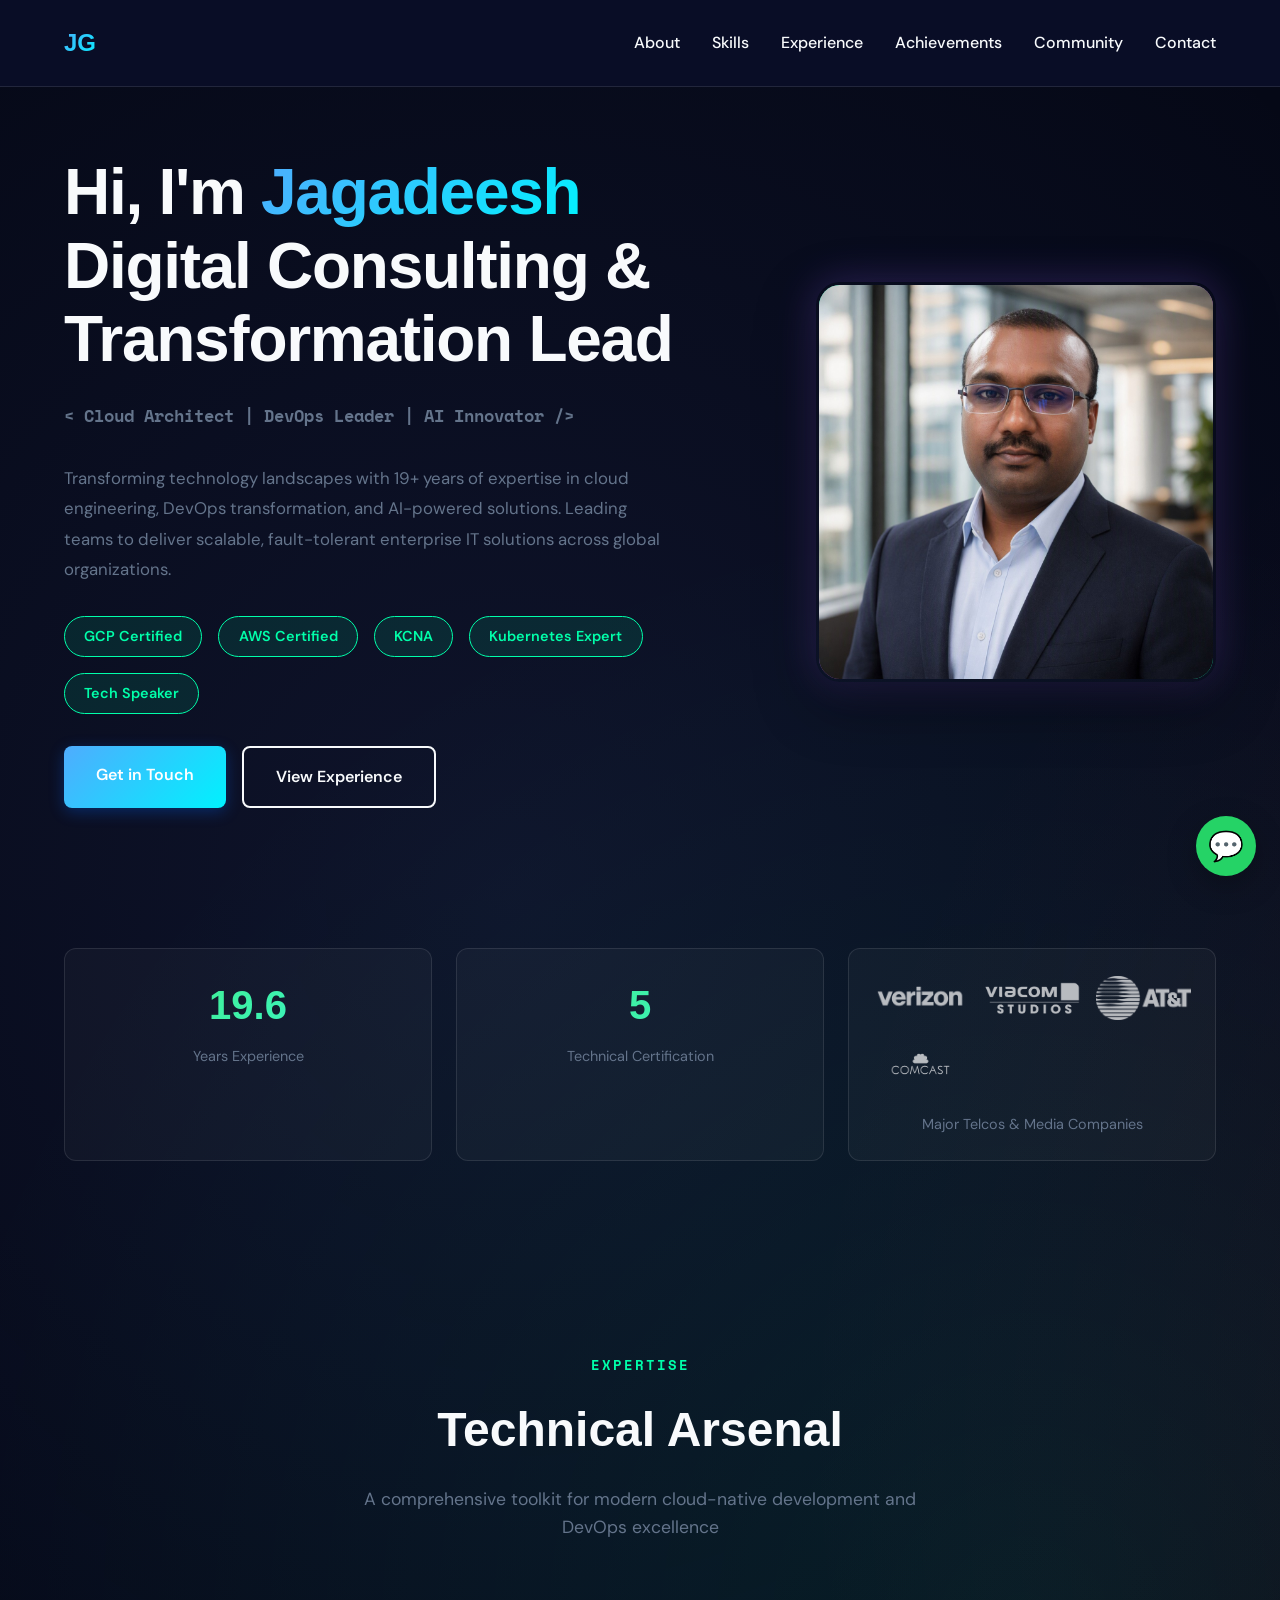
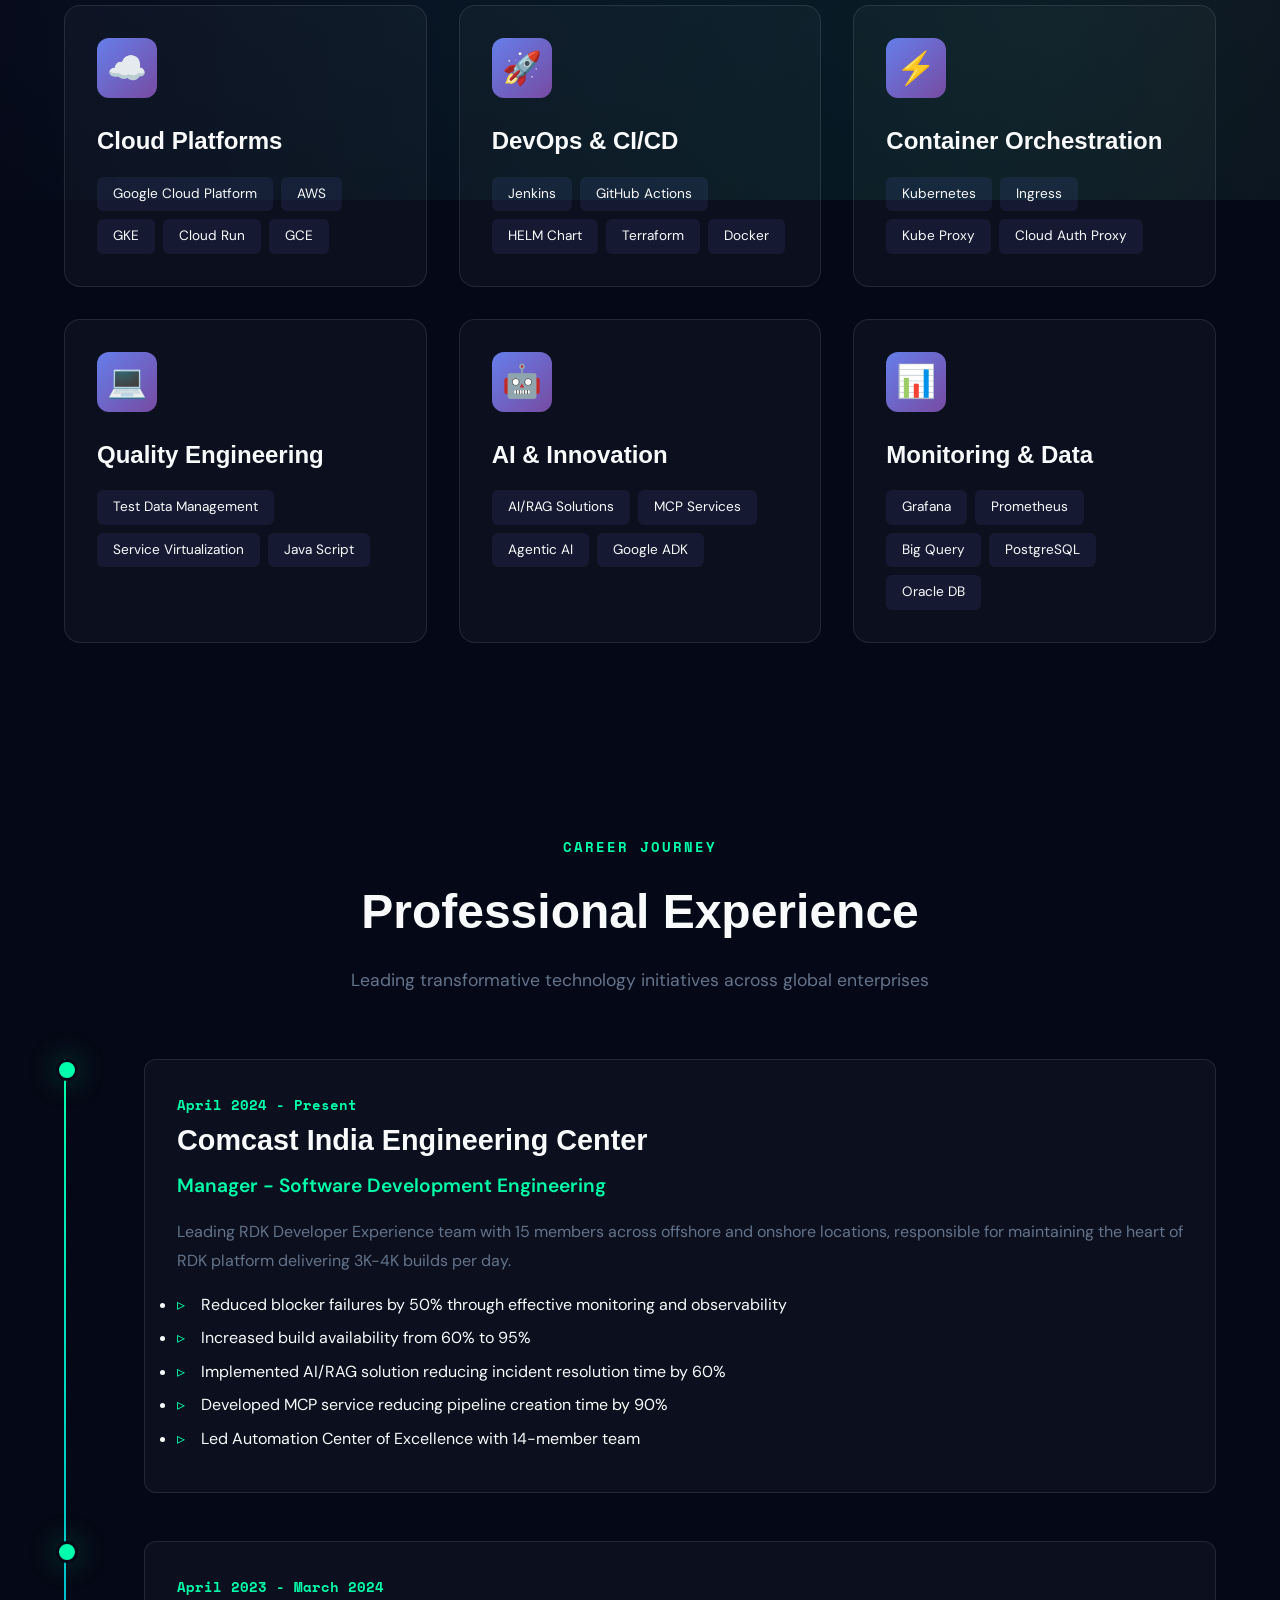
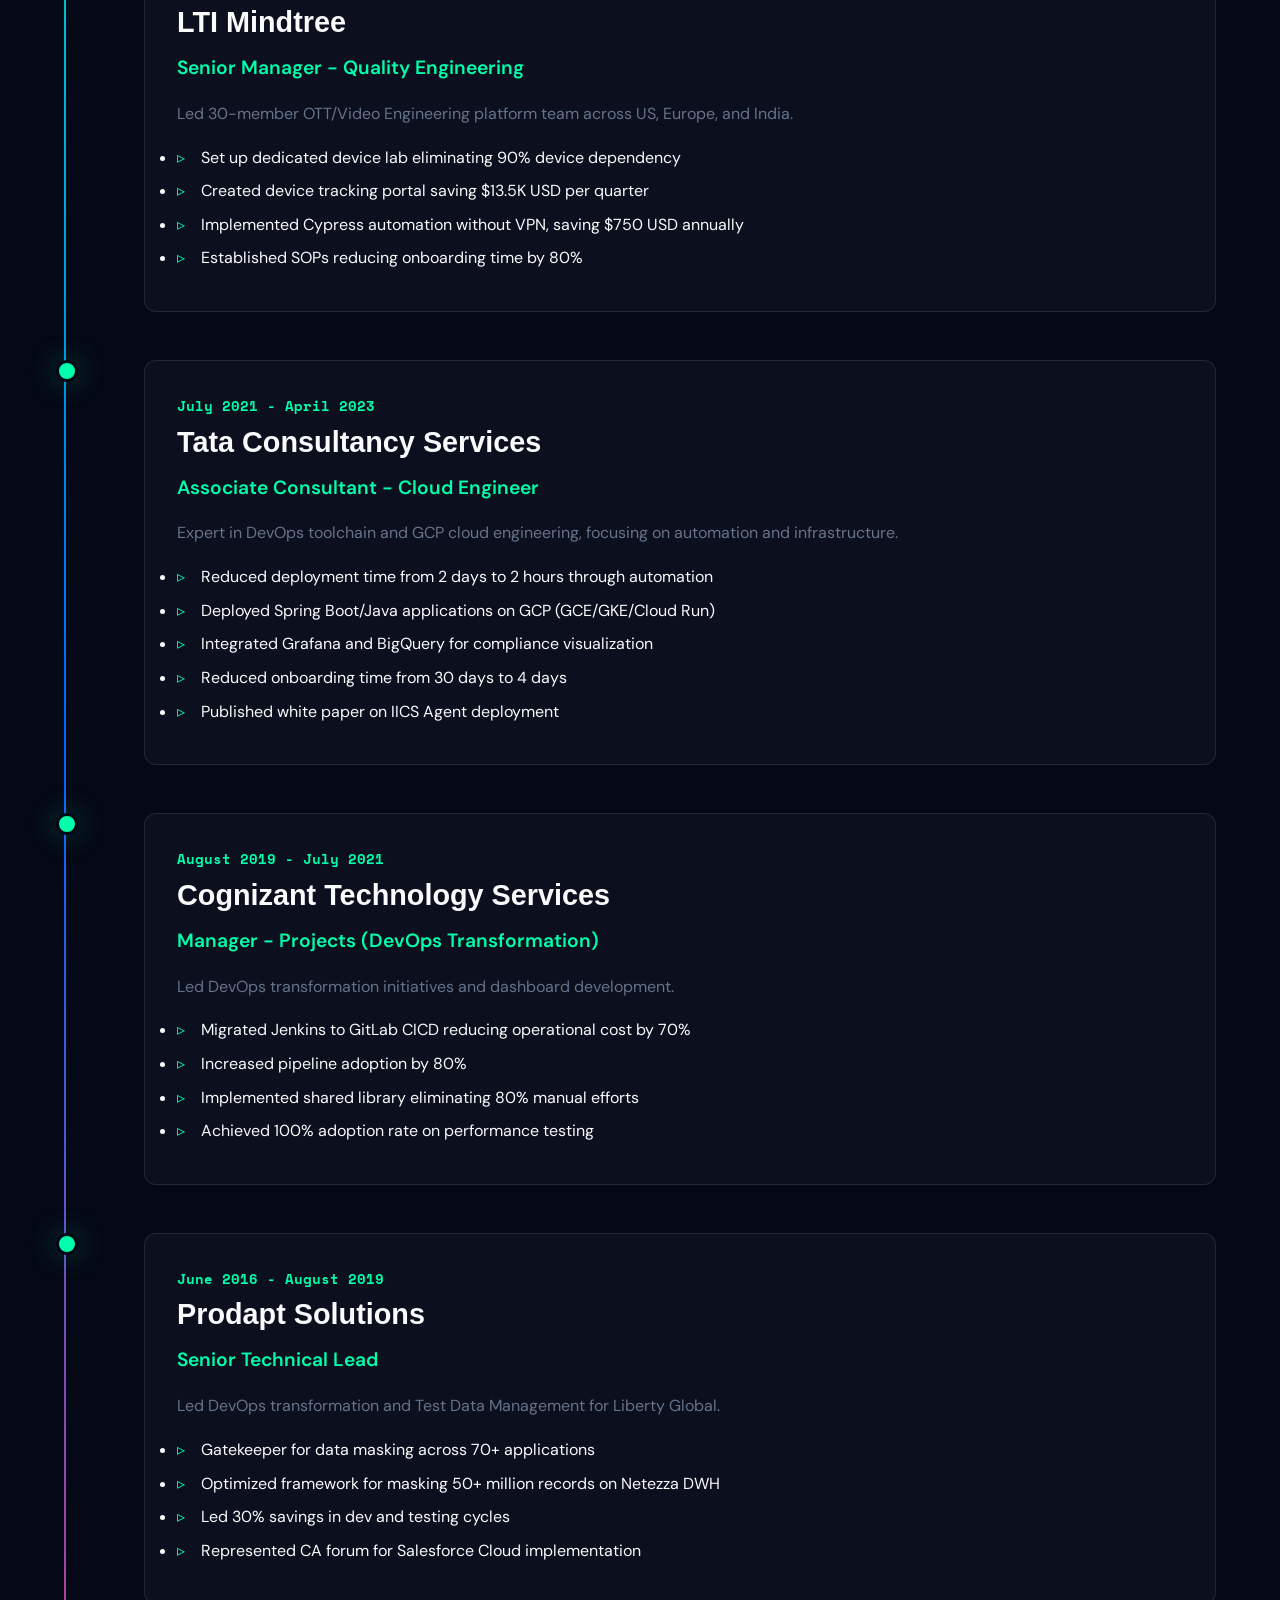
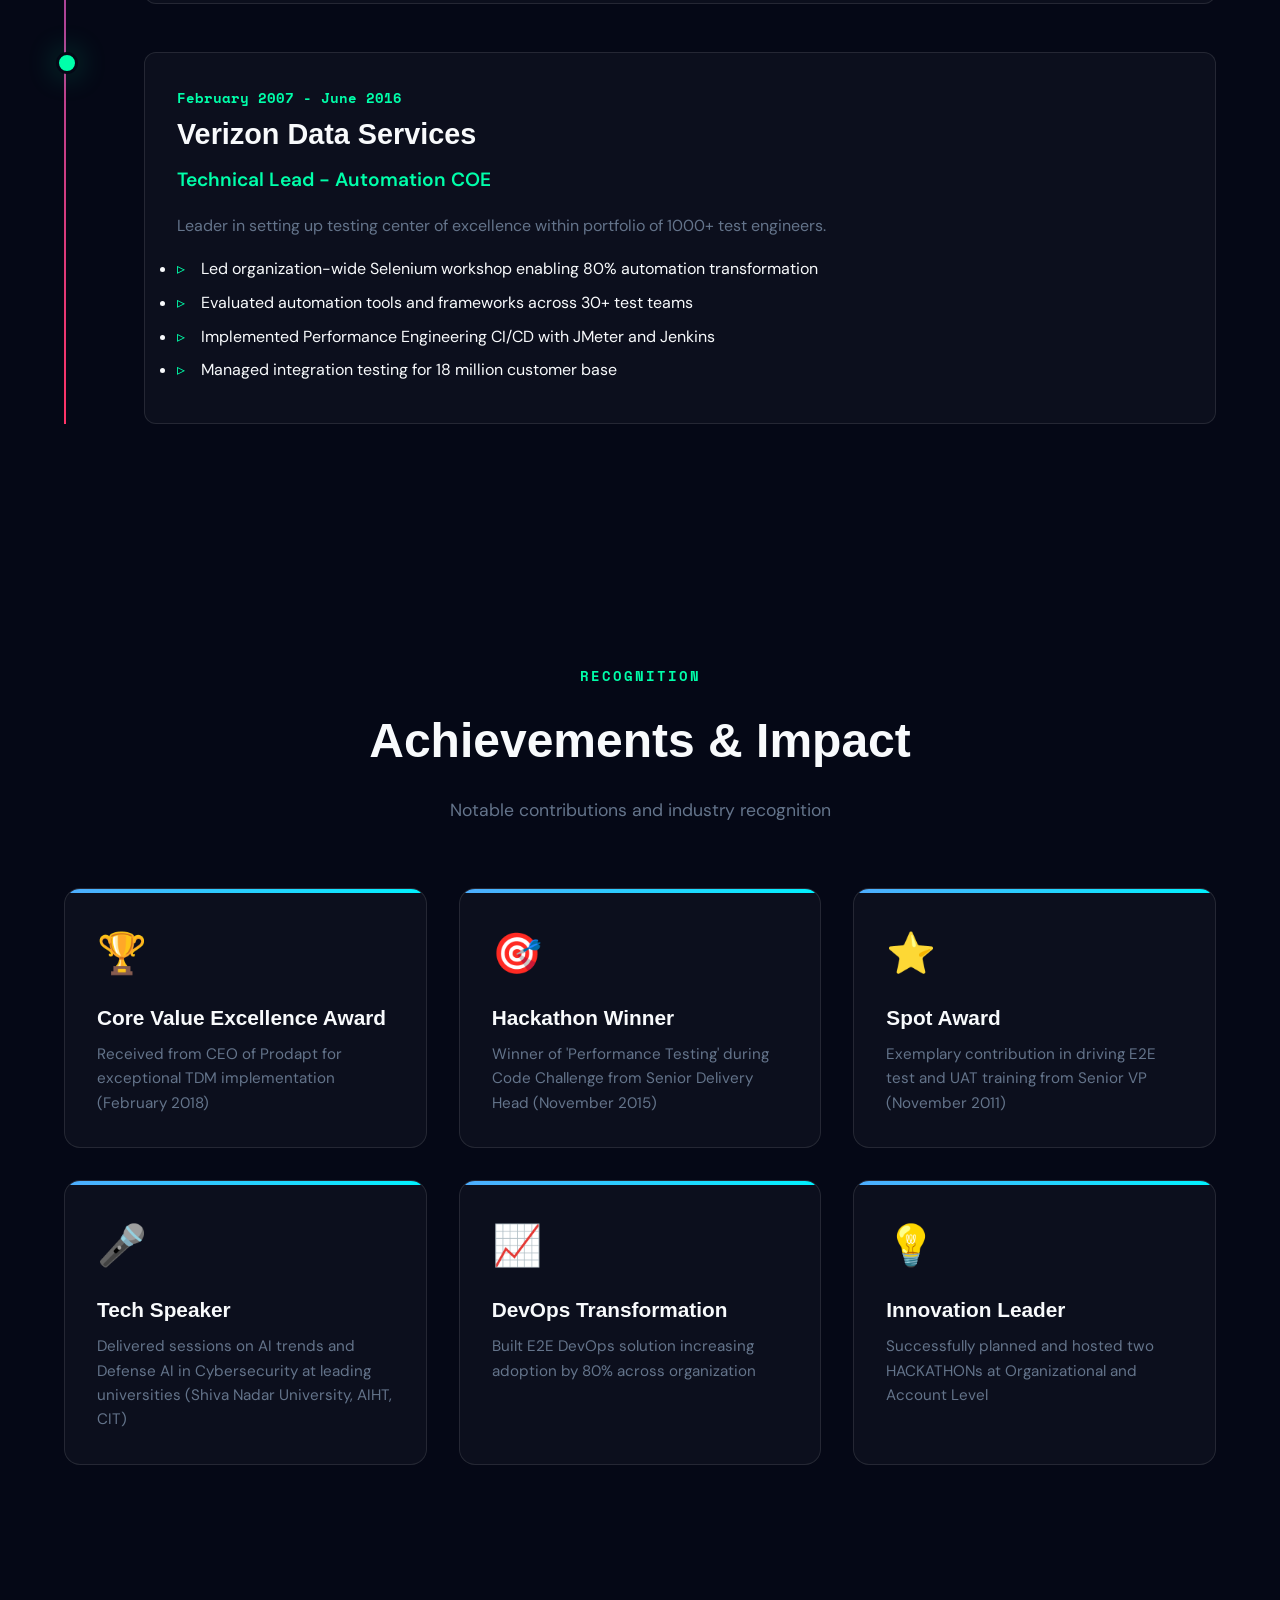
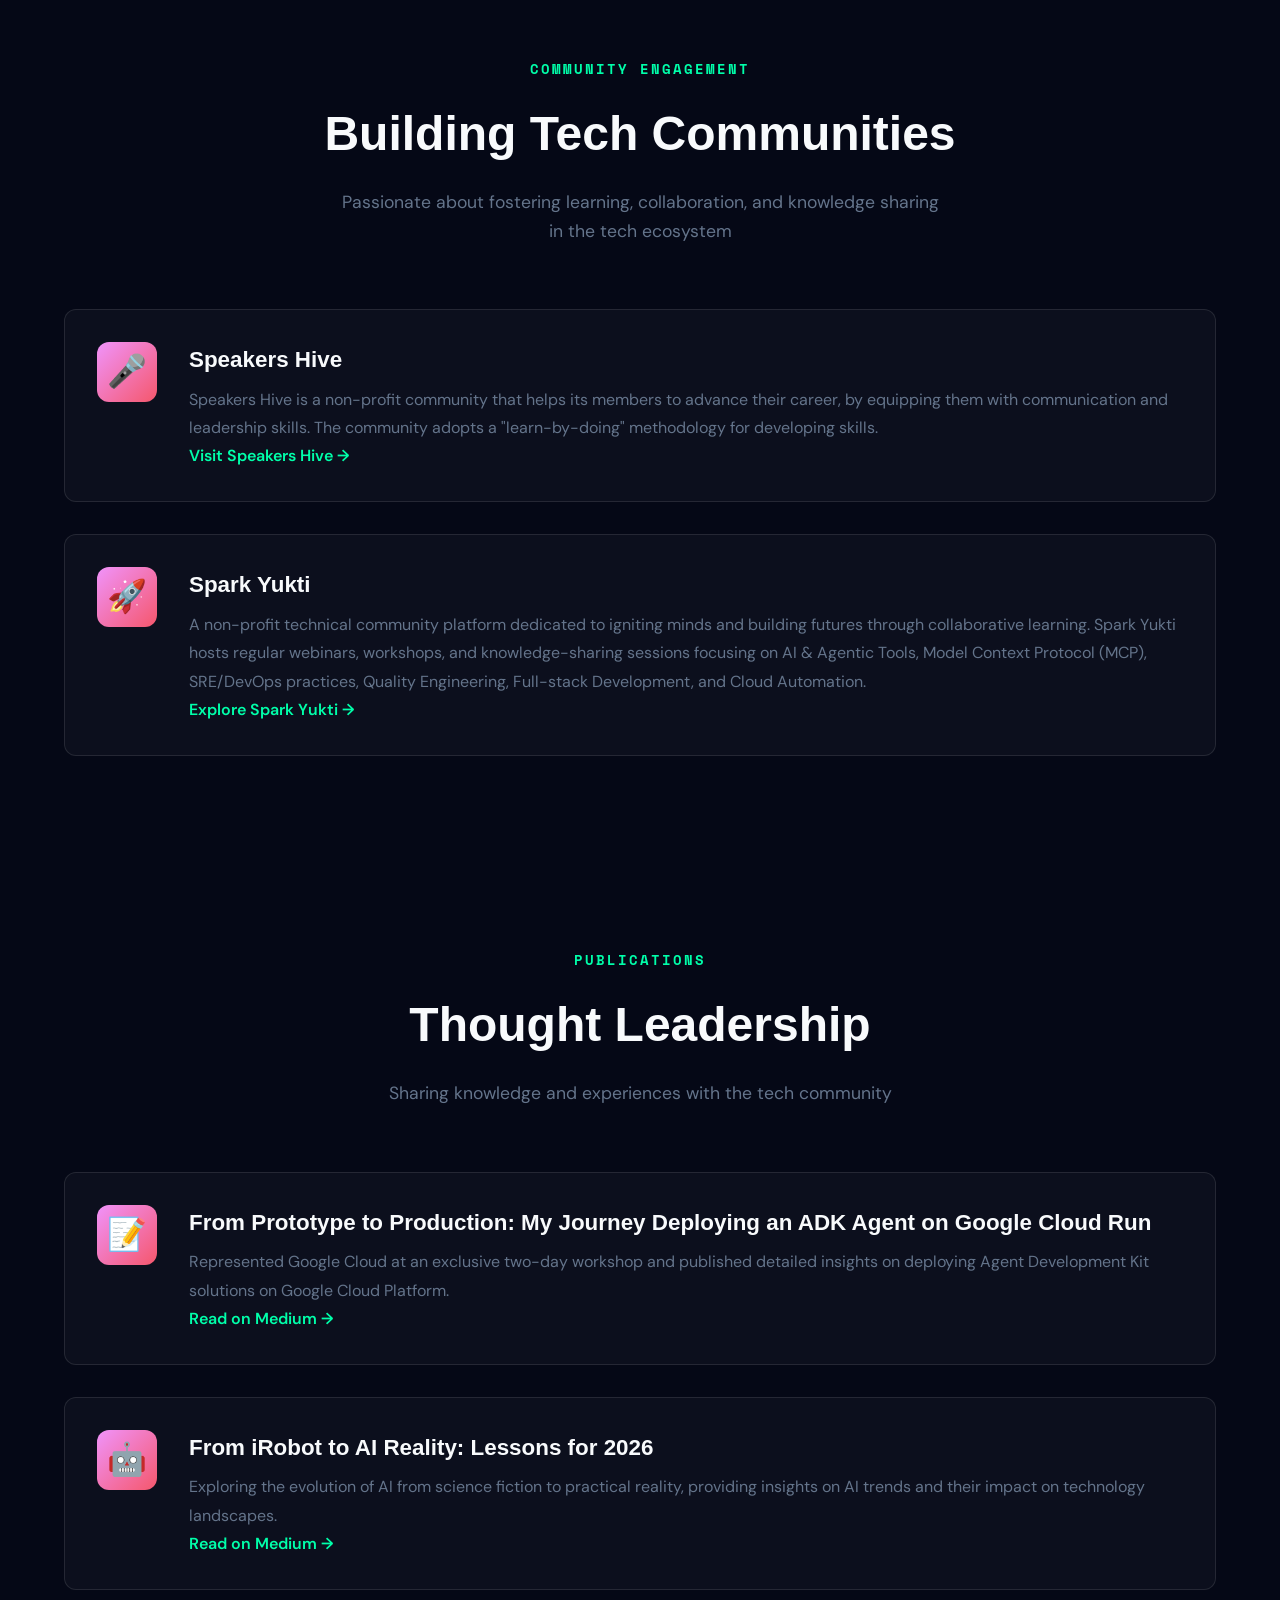
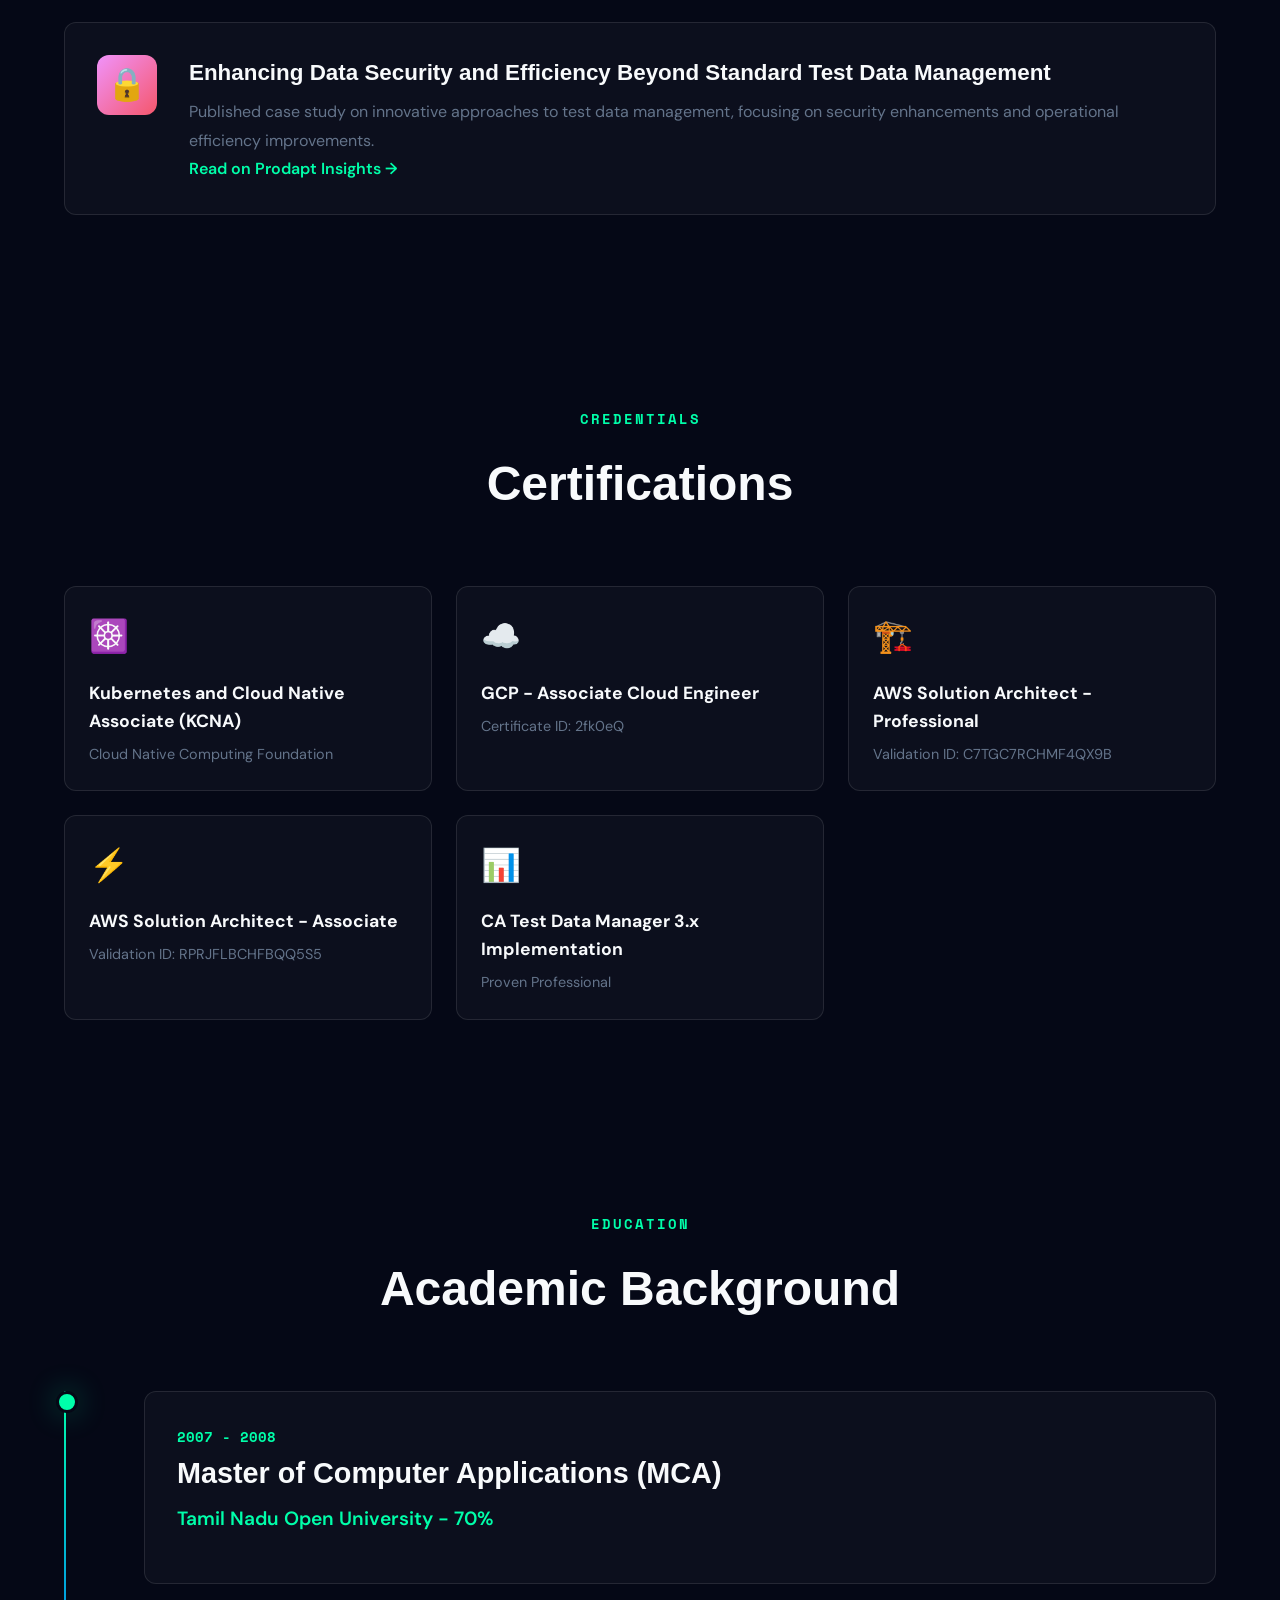
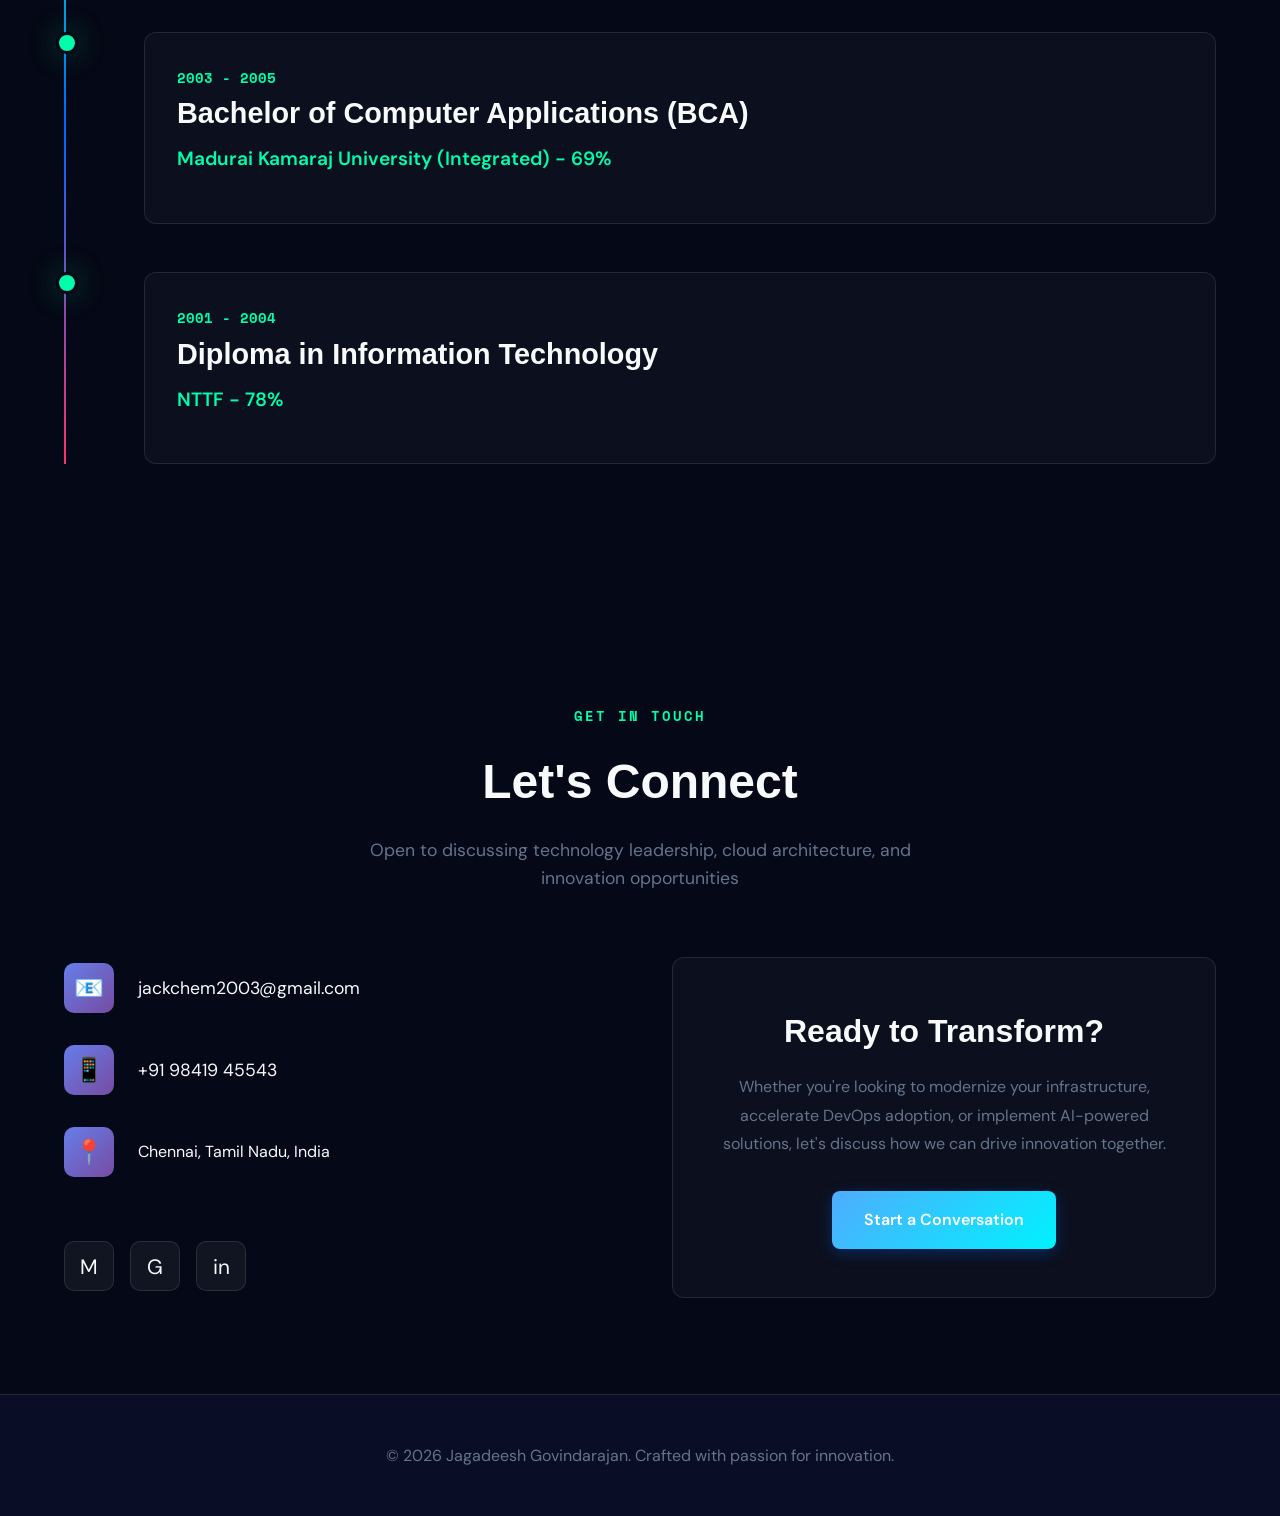
<file: index.html>
<!DOCTYPE html>
<html lang="en">
<head>
    <meta charset="UTF-8">
    <meta name="viewport" content="width=device-width, initial-scale=1.0">
    <meta name="description" content="Jagadeesh Govindarajan - Engineering Manager specializing in Cloud Engineering, DevOps, Test Data Management, and AI Innovation">
    <meta name="keywords" content="Digital Consulting & Transformation Lead, Cloud Engineering, DevOps, GCP, AWS, Kubernetes, AI, Test Data Management">
    <meta name="author" content="Jagadeesh Govindarajan">
    <title>Jagadeesh Govindarajan | Engineering Manager & Cloud Architect</title>
    
    <!-- Fonts -->
    <link rel="preconnect" href="https://fonts.googleapis.com">
    <link rel="preconnect" href="https://fonts.gstatic.com" crossorigin>
    <link href="https://fonts.googleapis.com/css2?family=Clash+Display:wght@400;500;600;700&family=Space+Mono:wght@400;700&family=DM+Sans:wght@400;500;700&display=swap" rel="stylesheet">
    
    <!-- Stylesheet -->
    <link rel="stylesheet" href="css/styles.css">
</head>
<body>
    <!-- Background Animation -->
    <div class="bg-animation"></div>
    
    <!-- Navigation -->
    <nav>
        <div class="container">
            <div class="logo">JG</div>
            <ul>
                <li><a href="#about">About</a></li>
                <li><a href="#skills">Skills</a></li>
                <li><a href="#experience">Experience</a></li>
                <li><a href="#achievements">Achievements</a></li>
                <li><a href="#community">Community</a></li>
                <li><a href="#contact">Contact</a></li>
            </ul>
        </div>
    </nav>
    
    <!-- Hero Section -->
    <section class="hero" id="about">
        <div class="container">
            <div class="hero-content">
                <h1>
                    Hi, I'm <span class="gradient-text">Jagadeesh</span><br>
                    Digital Consulting & Transformation Lead
                </h1>
                <p class="tagline">&lt; Cloud Architect | DevOps Leader | AI Innovator /&gt;</p>
                <p>
                    Transforming technology landscapes with 19+ years of expertise in cloud engineering, 
                    DevOps transformation, and AI-powered solutions. Leading teams to deliver scalable, 
                    fault-tolerant enterprise IT solutions across global organizations.
                </p>
                
                <div class="badges">
                    <span class="badge">GCP Certified</span>
                    <span class="badge">AWS Certified</span>
                    <span class="badge">KCNA</span>
                    <span class="badge">Kubernetes Expert</span>
                    <span class="badge">Tech Speaker</span>
                </div>
                
                <div class="cta-buttons">
                    <a href="#contact" class="btn btn-primary">Get in Touch</a>
                    <a href="#experience" class="btn btn-secondary">View Experience</a>
                </div>
            </div>
            
            <div class="portrait-frame">
                <img src="images/jagadeesh-portrait.jpg" 
                     alt="Jagadeesh Govindarajan - Digital Consulting & Transformation Lead" 
                     onerror="this.src='https://via.placeholder.com/400x400/0A0E27/00FFAA?text=JG'">
            </div>
        </div>
    </section>
    
    <!-- Stats Section -->
    <section class="stats-section">
        <div class="container">
            <div class="stats-grid">
                <div class="stat-card clickable">
                    <div class="stat-number">19.6</div>
                    <div class="stat-label">Years Experience</div>
                </div>
                <div class="stat-card">
                    <div class="stat-number">5</div>
                    <div class="stat-label">Technical Certification</div>
                </div>
                <div class="stat-card telco-logos-card">
                    <div class="telco-logos-grid">
                        <img src="images/verizon-logo.png" alt="Verizon" class="telco-logo">
                        <!-- <img src="images/liberty-global-logo.png" alt="Liberty Global" class="telco-logo"> -->
                        <img src="images/viacom-logo.png" alt="Viacom" class="telco-logo">
                        <img src="images/att-logo.png" alt="AT&T" class="telco-logo">
                        <img src="images/comcast-logo.png" alt="Comcast" class="telco-logo">
                    </div>
                    <div class="telco-logos-label">Major Telcos & Media Companies</div>
                </div>
            </div>
        </div>
    </section>
    
    <!-- Skills Section -->
    <section id="skills">
        <div class="container">
            <div class="section-header fade-in">
                <div class="section-tag">Expertise</div>
                <h2 class="section-title">Technical Arsenal</h2>
                <p class="section-subtitle">
                    A comprehensive toolkit for modern cloud-native development and DevOps excellence
                </p>
            </div>
            
            <div class="skills-grid">
                <div class="skill-category fade-in">
                    <div class="skill-icon">☁️</div>
                    <h3>Cloud Platforms</h3>
                    <div class="skill-tags">
                        <span class="skill-tag">Google Cloud Platform</span>
                        <span class="skill-tag">AWS</span>
                        <span class="skill-tag">GKE</span>
                        <span class="skill-tag">Cloud Run</span>
                        <span class="skill-tag">GCE</span>
                    </div>
                </div>
                
                <div class="skill-category fade-in">
                    <div class="skill-icon">🚀</div>
                    <h3>DevOps & CI/CD</h3>
                    <div class="skill-tags">
                        <span class="skill-tag">Jenkins</span>
                        <span class="skill-tag">GitHub Actions</span>
                        <span class="skill-tag">HELM Chart</span>
                        <span class="skill-tag">Terraform</span>
                        <span class="skill-tag">Docker</span>
                    </div>
                </div>
                
                <div class="skill-category fade-in">
                    <div class="skill-icon">⚡</div>
                    <h3>Container Orchestration</h3>
                    <div class="skill-tags">
                        <span class="skill-tag">Kubernetes</span>
                        <span class="skill-tag">Ingress</span>
                        <span class="skill-tag">Kube Proxy</span>
                        <span class="skill-tag">Cloud Auth Proxy</span>
                    </div>
                </div>
                
                <div class="skill-category fade-in">
                    <div class="skill-icon">💻</div>
                    <h3>Quality Engineering</h3>
                    <div class="skill-tags">
                        <span class="skill-tag">Test Data Management</span>
                        <span class="skill-tag">Service Virtualization</span>
                        <span class="skill-tag">Java Script</span>
                    </div>
                </div>
                
                <div class="skill-category fade-in">
                    <div class="skill-icon">🤖</div>
                    <h3>AI & Innovation</h3>
                    <div class="skill-tags">
                        <span class="skill-tag">AI/RAG Solutions</span>
                        <span class="skill-tag">MCP Services</span>
                        <span class="skill-tag">Agentic AI</span>
                        <span class="skill-tag">Google ADK</span>
                    </div>
                </div>
                
                <div class="skill-category fade-in">
                    <div class="skill-icon">📊</div>
                    <h3>Monitoring & Data</h3>
                    <div class="skill-tags">
                        <span class="skill-tag">Grafana</span>
                        <span class="skill-tag">Prometheus</span>
                        <span class="skill-tag">Big Query</span>
                        <span class="skill-tag">PostgreSQL</span>
                        <span class="skill-tag">Oracle DB</span>
                    </div>
                </div>
            </div>
        </div>
    </section>
    
    <!-- Experience Section -->
    <section id="experience">
        <div class="container">
            <div class="section-header fade-in">
                <div class="section-tag">Career Journey</div>
                <h2 class="section-title">Professional Experience</h2>
                <p class="section-subtitle">
                    Leading transformative technology initiatives across global enterprises
                </p>
            </div>
            
            <div class="timeline">
                <article class="timeline-item fade-in">
                    <div class="timeline-content">
                        <time class="timeline-date">April 2024 - Present</time>
                        <h3 class="timeline-company">Comcast India Engineering Center</h3>
                        <div class="timeline-role">Manager - Software Development Engineering</div>
                        <p class="timeline-description">
                            Leading RDK Developer Experience team with 15 members across offshore and onshore locations, 
                            responsible for maintaining the heart of RDK platform delivering 3K-4K builds per day.
                        </p>
                        <ul class="timeline-highlights">
                            <li>Reduced blocker failures by 50% through effective monitoring and observability</li>
                            <li>Increased build availability from 60% to 95%</li>
                            <li>Implemented AI/RAG solution reducing incident resolution time by 60%</li>
                            <li>Developed MCP service reducing pipeline creation time by 90%</li>
                            <li>Led Automation Center of Excellence with 14-member team</li>
                        </ul>
                    </div>
                </article>
                
                <article class="timeline-item fade-in">
                    <div class="timeline-content">
                        <time class="timeline-date">April 2023 - March 2024</time>
                        <h3 class="timeline-company">LTI Mindtree</h3>
                        <div class="timeline-role">Senior Manager - Quality Engineering</div>
                        <p class="timeline-description">
                            Led 30-member OTT/Video Engineering platform team across US, Europe, and India.
                        </p>
                        <ul class="timeline-highlights">
                            <li>Set up dedicated device lab eliminating 90% device dependency</li>
                            <li>Created device tracking portal saving $13.5K USD per quarter</li>
                            <li>Implemented Cypress automation without VPN, saving $750 USD annually</li>
                            <li>Established SOPs reducing onboarding time by 80%</li>
                        </ul>
                    </div>
                </article>
                
                <article class="timeline-item fade-in">
                    <div class="timeline-content">
                        <time class="timeline-date">July 2021 - April 2023</time>
                        <h3 class="timeline-company">Tata Consultancy Services</h3>
                        <div class="timeline-role">Associate Consultant - Cloud Engineer</div>
                        <p class="timeline-description">
                            Expert in DevOps toolchain and GCP cloud engineering, focusing on automation and infrastructure.
                        </p>
                        <ul class="timeline-highlights">
                            <li>Reduced deployment time from 2 days to 2 hours through automation</li>
                            <li>Deployed Spring Boot/Java applications on GCP (GCE/GKE/Cloud Run)</li>
                            <li>Integrated Grafana and BigQuery for compliance visualization</li>
                            <li>Reduced onboarding time from 30 days to 4 days</li>
                            <li>Published white paper on IICS Agent deployment</li>
                        </ul>
                    </div>
                </article>
                
                <article class="timeline-item fade-in">
                    <div class="timeline-content">
                        <time class="timeline-date">August 2019 - July 2021</time>
                        <h3 class="timeline-company">Cognizant Technology Services</h3>
                        <div class="timeline-role">Manager - Projects (DevOps Transformation)</div>
                        <p class="timeline-description">
                            Led DevOps transformation initiatives and dashboard development.
                        </p>
                        <ul class="timeline-highlights">
                            <li>Migrated Jenkins to GitLab CICD reducing operational cost by 70%</li>
                            <li>Increased pipeline adoption by 80%</li>
                            <li>Implemented shared library eliminating 80% manual efforts</li>
                            <li>Achieved 100% adoption rate on performance testing</li>
                        </ul>
                    </div>
                </article>
                
                <article class="timeline-item fade-in">
                    <div class="timeline-content">
                        <time class="timeline-date">June 2016 - August 2019</time>
                        <h3 class="timeline-company">Prodapt Solutions</h3>
                        <div class="timeline-role">Senior Technical Lead</div>
                        <p class="timeline-description">
                            Led DevOps transformation and Test Data Management for Liberty Global.
                        </p>
                        <ul class="timeline-highlights">
                            <li>Gatekeeper for data masking across 70+ applications</li>
                            <li>Optimized framework for masking 50+ million records on Netezza DWH</li>
                            <li>Led 30% savings in dev and testing cycles</li>
                            <li>Represented CA forum for Salesforce Cloud implementation</li>
                        </ul>
                    </div>
                </article>
                
                <article class="timeline-item fade-in">
                    <div class="timeline-content">
                        <time class="timeline-date">February 2007 - June 2016</time>
                        <h3 class="timeline-company">Verizon Data Services</h3>
                        <div class="timeline-role">Technical Lead - Automation COE</div>
                        <p class="timeline-description">
                            Leader in setting up testing center of excellence within portfolio of 1000+ test engineers.
                        </p>
                        <ul class="timeline-highlights">
                            <li>Led organization-wide Selenium workshop enabling 80% automation transformation</li>
                            <li>Evaluated automation tools and frameworks across 30+ test teams</li>
                            <li>Implemented Performance Engineering CI/CD with JMeter and Jenkins</li>
                            <li>Managed integration testing for 18 million customer base</li>
                        </ul>
                    </div>
                </article>
            </div>
        </div>
    </section>
    
    <!-- Achievements Section -->
    <section id="achievements">
        <div class="container">
            <div class="section-header fade-in">
                <div class="section-tag">Recognition</div>
                <h2 class="section-title">Achievements & Impact</h2>
                <p class="section-subtitle">
                    Notable contributions and industry recognition
                </p>
            </div>
            
            <div class="achievements-grid">
                <article class="achievement-card fade-in">
                    <div class="achievement-icon" aria-hidden="true">🏆</div>
                    <h3>Core Value Excellence Award</h3>
                    <p>Received from CEO of Prodapt for exceptional TDM implementation (February 2018)</p>
                </article>
                
                <article class="achievement-card fade-in">
                    <div class="achievement-icon" aria-hidden="true">🎯</div>
                    <h3>Hackathon Winner</h3>
                    <p>Winner of 'Performance Testing' during Code Challenge from Senior Delivery Head (November 2015)</p>
                </article>
                
                <article class="achievement-card fade-in">
                    <div class="achievement-icon" aria-hidden="true">⭐</div>
                    <h3>Spot Award</h3>
                    <p>Exemplary contribution in driving E2E test and UAT training from Senior VP (November 2011)</p>
                </article>
                
                <article class="achievement-card fade-in">
                    <div class="achievement-icon" aria-hidden="true">🎤</div>
                    <h3>Tech Speaker</h3>
                    <p>Delivered sessions on AI trends and Defense AI in Cybersecurity at leading universities (Shiva Nadar University, AIHT, CIT)</p>
                </article>
                
                <article class="achievement-card fade-in">
                    <div class="achievement-icon" aria-hidden="true">📈</div>
                    <h3>DevOps Transformation</h3>
                    <p>Built E2E DevOps solution increasing adoption by 80% across organization</p>
                </article>
                
                <article class="achievement-card fade-in">
                    <div class="achievement-icon" aria-hidden="true">💡</div>
                    <h3>Innovation Leader</h3>
                    <p>Successfully planned and hosted two HACKATHONs at Organizational and Account Level</p>
                </article>
            </div>
        </div>
    </section>
    
    <!-- Community Section -->
    <section id="community">
        <div class="container">
            <div class="section-header fade-in">
                <div class="section-tag">Community Engagement</div>
                <h2 class="section-title">Building Tech Communities</h2>
                <p class="section-subtitle">
                    Passionate about fostering learning, collaboration, and knowledge sharing in the tech ecosystem
                </p>
            </div>
            
            <div class="publications-list">
                <article class="publication-card fade-in">
                    <div class="publication-icon" aria-hidden="true">🎤</div>
                    <div class="publication-content">
                        <h3>Speakers Hive</h3>
                        <p>
                            Speakers Hive is a non-profit community that helps its members to advance their career, by equipping them with communication and leadership skills. 
                            The community adopts a "learn-by-doing" methodology for developing skills. 
                        </p>
                        <a href="https://speakershive.org" target="_blank" rel="noopener noreferrer">Visit Speakers Hive →</a>
                    </div>
                </article>
                
                <article class="publication-card fade-in">
                    <div class="publication-icon" aria-hidden="true">🚀</div>
                    <div class="publication-content">
                        <h3>Spark Yukti</h3>
                        <p>
                            A non-profit technical community platform dedicated to igniting minds and building futures through 
                            collaborative learning. Spark Yukti hosts regular webinars, workshops, and knowledge-sharing sessions 
                            focusing on AI & Agentic Tools, Model Context Protocol (MCP), SRE/DevOps practices, Quality Engineering, 
                            Full-stack Development, and Cloud Automation.
                        </p>
                        <a href="https://sparkyukti.github.io" target="_blank" rel="noopener noreferrer">Explore Spark Yukti →</a>
                    </div>
                </article>
            </div>
        </div>
    </section>
    
    <!-- Publications Section -->
    <section>
        <div class="container">
            <div class="section-header fade-in">
                <div class="section-tag">Publications</div>
                <h2 class="section-title">Thought Leadership</h2>
                <p class="section-subtitle">
                    Sharing knowledge and experiences with the tech community
                </p>
            </div>
            
            <div class="publications-list">
                <article class="publication-card fade-in">
                    <div class="publication-icon" aria-hidden="true">📝</div>
                    <div class="publication-content">
                        <h3>From Prototype to Production: My Journey Deploying an ADK Agent on Google Cloud Run</h3>
                        <p>
                            Represented Google Cloud at an exclusive two-day workshop and published detailed insights 
                            on deploying Agent Development Kit solutions on Google Cloud Platform.
                        </p>
                        <a href="https://medium.com/@jackchem2003/from-prototype-to-production-my-journey-deploying-an-adk-agent-on-google-cloud-run-8a0ac0bc1468" target="_blank" rel="noopener noreferrer">Read on Medium →</a>
                    </div>
                </article>
                
                <article class="publication-card fade-in">
                    <div class="publication-icon" aria-hidden="true">🤖</div>
                    <div class="publication-content">
                        <h3>From iRobot to AI Reality: Lessons for 2026</h3>
                        <p>
                            Exploring the evolution of AI from science fiction to practical reality, 
                            providing insights on AI trends and their impact on technology landscapes.
                        </p>
                        <a href="https://medium.com/@jackchem2003/from-irobot-to-ai-reality-lessons-for-2026-d08a9a1b7ca0" target="_blank" rel="noopener noreferrer">Read on Medium →</a>
                    </div>
                </article>
                
                <article class="publication-card fade-in">
                    <div class="publication-icon" aria-hidden="true">🔒</div>
                    <div class="publication-content">
                        <h3>Enhancing Data Security and Efficiency Beyond Standard Test Data Management</h3>
                        <p>
                            Published case study on innovative approaches to test data management, 
                            focusing on security enhancements and operational efficiency improvements.
                        </p>
                        <a href="https://www.prodapt.com/test-data-management-tdm/" target="_blank" rel="noopener noreferrer">Read on Prodapt Insights →</a>
                    </div>
                </article>
            </div>
        </div>
    </section>
    
    <!-- Certifications Section -->
    <section>
        <div class="container">
            <div class="section-header fade-in">
                <div class="section-tag">Credentials</div>
                <h2 class="section-title">Certifications</h2>
            </div>
            
            <div class="cert-grid">
                <article class="cert-card fade-in">
                    <div class="cert-badge" aria-hidden="true">☸️</div>
                    <h4>Kubernetes and Cloud Native Associate (KCNA)</h4>
                    <p>Cloud Native Computing Foundation</p>
                </article>
                
                <article class="cert-card fade-in">
                    <div class="cert-badge" aria-hidden="true">☁️</div>
                    <h4>GCP - Associate Cloud Engineer</h4>
                    <p>Certificate ID: 2fk0eQ</p>
                </article>
                
                <article class="cert-card fade-in">
                    <div class="cert-badge" aria-hidden="true">🏗️</div>
                    <h4>AWS Solution Architect - Professional</h4>
                    <p>Validation ID: C7TGC7RCHMF4QX9B</p>
                </article>
                
                <article class="cert-card fade-in">
                    <div class="cert-badge" aria-hidden="true">⚡</div>
                    <h4>AWS Solution Architect - Associate</h4>
                    <p>Validation ID: RPRJFLBCHFBQQ5S5</p>
                </article>
                
                <article class="cert-card fade-in">
                    <div class="cert-badge" aria-hidden="true">📊</div>
                    <h4>CA Test Data Manager 3.x Implementation</h4>
                    <p>Proven Professional</p>
                </article>
            </div>
        </div>
    </section>
    
    <!-- Education Section -->
    <section>
        <div class="container">
            <div class="section-header fade-in">
                <div class="section-tag">Education</div>
                <h2 class="section-title">Academic Background</h2>
            </div>
            
            <div class="timeline">
                <article class="timeline-item fade-in">
                    <div class="timeline-content">
                        <time class="timeline-date">2007 - 2008</time>
                        <h3 class="timeline-company">Master of Computer Applications (MCA)</h3>
                        <div class="timeline-role">Tamil Nadu Open University - 70%</div>
                    </div>
                </article>
                
                <article class="timeline-item fade-in">
                    <div class="timeline-content">
                        <time class="timeline-date">2003 - 2005</time>
                        <h3 class="timeline-company">Bachelor of Computer Applications (BCA)</h3>
                        <div class="timeline-role">Madurai Kamaraj University (Integrated) - 69%</div>
                    </div>
                </article>
                
                <article class="timeline-item fade-in">
                    <div class="timeline-content">
                        <time class="timeline-date">2001 - 2004</time>
                        <h3 class="timeline-company">Diploma in Information Technology</h3>
                        <div class="timeline-role">NTTF - 78%</div>
                    </div>
                </article>
            </div>
        </div>
    </section>
    
    <!-- Contact Section -->
    <section id="contact">
        <div class="container">
            <div class="section-header fade-in">
                <div class="section-tag">Get in Touch</div>
                <h2 class="section-title">Let's Connect</h2>
                <p class="section-subtitle">
                    Open to discussing technology leadership, cloud architecture, and innovation opportunities
                </p>
            </div>
            
            <div class="contact-grid">
                <div class="contact-info fade-in">
                    <div class="contact-item">
                        <div class="contact-icon" aria-hidden="true">📧</div>
                        <div>
                            <a href="mailto:jackchem2003@gmail.com">jackchem2003@gmail.com</a>
                        </div>
                    </div>
                    
                    <div class="contact-item">
                        <div class="contact-icon" aria-hidden="true">📱</div>
                        <div>
                            <a href="tel:+919841945543">+91 98419 45543</a>
                        </div>
                    </div>
                    
                    <div class="contact-item">
                        <div class="contact-icon" aria-hidden="true">📍</div>
                        <div>
                            <p>Chennai, Tamil Nadu, India</p>
                        </div>
                    </div>
                    
                    <div class="social-links">
                        <a href="https://medium.com/@jackchem2003" target="_blank" rel="noopener noreferrer" class="social-link" title="Medium" aria-label="Visit my Medium profile">M</a>
                        <a href="https://github.com/jackchem2003" target="_blank" rel="noopener noreferrer" class="social-link" title="GitHub" aria-label="Visit my GitHub profile">G</a>
                        <a href="https://www.linkedin.com/in/jagadeesh-govindarajan" target="_blank" rel="noopener noreferrer" class="social-link" title="LinkedIn" aria-label="Visit my LinkedIn profile">in</a>
                    </div>
                </div>
                
                <div class="fade-in">
                    <div class="stat-card contact-cta">
                        <h3>Ready to Transform?</h3>
                        <p>
                            Whether you're looking to modernize your infrastructure, accelerate DevOps adoption, 
                            or implement AI-powered solutions, let's discuss how we can drive innovation together.
                        </p>
                        <a href="mailto:jackchem2003@gmail.com" class="btn btn-primary">Start a Conversation</a>
                    </div>
                </div>
            </div>
        </div>
    </section>
    
    <!-- WhatsApp Float Button -->
    <a href="https://wa.me/919841945543?text=Hello%20Jagadeesh%2C%20I%20would%20like%20to%20connect." 
       target="_blank" 
       rel="noopener noreferrer" 
       class="whatsapp-float" 
       title="Chat on WhatsApp"
       aria-label="Chat with me on WhatsApp">💬</a>

    <!-- Footer -->
    <footer>
        <div class="container">
            <p>&copy; 2026 Jagadeesh Govindarajan. Crafted with passion for innovation.</p>
        </div>
    </footer>
    
    <!-- JavaScript -->
    <script src="js/main.js"></script>
</body>
</html>
</file>
<file: css/styles.css>
/* ===========================================
   CSS CUSTOM PROPERTIES (Variables)
   =========================================== */
:root {
    --primary: #0066FF;
    --secondary: #FF3366;
    --accent: #00FFAA;
    --dark: #0A0E27;
    --darker: #050816;
    --light: #F8FAFC;
    --gray: #64748B;
    --gradient-1: linear-gradient(135deg, #667eea 0%, #764ba2 100%);
    --gradient-2: linear-gradient(135deg, #f093fb 0%, #f5576c 100%);
    --gradient-3: linear-gradient(135deg, #4facfe 0%, #00f2fe 100%);
    --gradient-4: linear-gradient(135deg, #43e97b 0%, #38f9d7 100%);
    --glow: 0 0 30px rgba(0, 255, 170, 0.3);
    --transition: all 0.3s ease;
    --border-radius-sm: 8px;
    --border-radius-md: 12px;
    --border-radius-lg: 16px;
    --border-radius-xl: 24px;
}

/* ===========================================
   BASE STYLES
   =========================================== */
* {
    margin: 0;
    padding: 0;
    box-sizing: border-box;
}

html {
    scroll-behavior: smooth;
}

body {
    font-family: 'DM Sans', sans-serif;
    background: var(--darker);
    color: var(--light);
    overflow-x: hidden;
    line-height: 1.6;
}

/* ===========================================
   BACKGROUND ANIMATION
   =========================================== */
.bg-animation {
    position: fixed;
    inset: 0;
    z-index: -1;
    background: var(--darker);
}

.bg-animation::before {
    content: '';
    position: absolute;
    width: 200%;
    height: 200%;
    background: radial-gradient(circle at 20% 50%, rgba(102, 126, 234, 0.1) 0%, transparent 50%),
                radial-gradient(circle at 80% 80%, rgba(255, 51, 102, 0.1) 0%, transparent 50%),
                radial-gradient(circle at 40% 90%, rgba(0, 255, 170, 0.08) 0%, transparent 50%);
    animation: bgMove 20s ease-in-out infinite;
}

@keyframes bgMove {
    0%, 100% { transform: translate(0, 0); }
    50% { transform: translate(-50px, -50px); }
}

/* ===========================================
   NAVIGATION
   =========================================== */
nav {
    position: fixed;
    top: 0;
    width: 100%;
    padding: 1.5rem 5%;
    background: rgba(10, 14, 39, 0.95);
    backdrop-filter: blur(10px);
    z-index: 1000;
    border-bottom: 1px solid rgba(255, 255, 255, 0.1);
}

nav .container {
    max-width: 1400px;
    margin: 0 auto;
    display: flex;
    justify-content: space-between;
    align-items: center;
}

.logo {
    font-family: 'Clash Display', sans-serif;
    font-size: 1.5rem;
    font-weight: 700;
    background: var(--gradient-3);
    -webkit-background-clip: text;
    -webkit-text-fill-color: transparent;
    background-clip: text;
}

nav ul {
    display: flex;
    gap: 2rem;
    list-style: none;
}

nav a {
    color: var(--light);
    text-decoration: none;
    font-weight: 500;
    transition: color 0.3s;
    position: relative;
}

nav a::after {
    content: '';
    position: absolute;
    bottom: -5px;
    left: 0;
    width: 0;
    height: 2px;
    background: var(--accent);
    transition: width 0.3s;
}

nav a:hover::after {
    width: 100%;
}

/* ===========================================
   CONTAINER & LAYOUT
   =========================================== */
.container {
    max-width: 1400px;
    margin: 0 auto;
}

section {
    padding: 6rem 5%;
    position: relative;
}

.section-header {
    text-align: center;
    margin-bottom: 4rem;
}

.section-tag {
    font-family: 'Space Mono', monospace;
    color: var(--accent);
    font-size: 0.9rem;
    font-weight: 700;
    text-transform: uppercase;
    letter-spacing: 2px;
    margin-bottom: 1rem;
}

.section-title {
    font-family: 'Clash Display', sans-serif;
    font-size: 3rem;
    font-weight: 700;
    margin-bottom: 1rem;
}

.section-subtitle {
    color: var(--gray);
    font-size: 1.1rem;
    max-width: 600px;
    margin: 0 auto;
}

/* ===========================================
   HERO SECTION
   =========================================== */
.hero {
    min-height: 100vh;
    display: flex;
    align-items: center;
    padding: 8rem 5% 4rem;
}

.hero .container {
    display: grid;
    grid-template-columns: 1fr 400px;
    gap: 5rem;
    align-items: center;
}

.hero-content {
    display: flex;
    flex-direction: column;
    justify-content: center;
}

.hero-content h1 {
    font-family: 'Clash Display', sans-serif;
    font-size: 4rem;
    font-weight: 700;
    line-height: 1.15;
    margin-bottom: 1.5rem;
    animation: slideUp 0.8s ease-out;
    letter-spacing: -0.02em;
}

.gradient-text {
    background: var(--gradient-3);
    -webkit-background-clip: text;
    -webkit-text-fill-color: transparent;
    background-clip: text;
    display: inline-block;
}

.tagline {
    font-size: 1.2rem;
    color: var(--accent);
    font-weight: 600;
    margin-bottom: 2rem;
    font-family: 'Space Mono', monospace;
    animation: slideUp 0.8s ease-out 0.2s backwards;
    line-height: 1.6;
}

.hero-content p {
    font-size: 1.05rem;
    color: var(--gray);
    margin-bottom: 2rem;
    line-height: 1.8;
    animation: slideUp 0.8s ease-out 0.4s backwards;
    max-width: 90%;
}

/* ===========================================
   PORTRAIT FRAME
   =========================================== */
.portrait-frame {
    position: relative;
    width: 100%;
    max-width: 400px;
    aspect-ratio: 1;
    border-radius: var(--border-radius-xl);
    overflow: hidden;
    background: linear-gradient(135deg, rgba(255, 138, 0, 0.1), rgba(139, 92, 246, 0.1));
    border: 3px solid transparent;
    background-clip: padding-box;
    box-shadow: 0 20px 60px rgba(0, 0, 0, 0.4), 0 0 40px rgba(139, 92, 246, 0.3);
    animation: portraitGlow 3s ease-in-out infinite;
    align-self: center;
    justify-self: center;
}

.portrait-frame::before {
    content: '';
    position: absolute;
    inset: -3px;
    background: linear-gradient(135deg, var(--accent), var(--primary), var(--secondary), var(--accent));
    border-radius: var(--border-radius-xl);
    z-index: -1;
    animation: rotateBorder 8s linear infinite;
}

.portrait-frame img {
    width: 100%;
    height: 100%;
    object-fit: cover;
    display: block;
    transition: transform 0.5s ease;
}

.portrait-frame:hover img {
    transform: scale(1.05);
}

@keyframes portraitGlow {
    0%, 100% { 
        box-shadow: 0 20px 60px rgba(0, 0, 0, 0.4), 0 0 40px rgba(139, 92, 246, 0.3);
        transform: translateY(0);
    }
    50% { 
        box-shadow: 0 20px 60px rgba(0, 0, 0, 0.4), 0 0 60px rgba(255, 138, 0, 0.5);
        transform: translateY(-5px);
    }
}

@keyframes rotateBorder {
    from { transform: rotate(0deg); }
    to { transform: rotate(360deg); }
}

/* ===========================================
   BADGES & BUTTONS
   =========================================== */
.badges {
    display: flex;
    flex-wrap: wrap;
    gap: 1rem;
    margin-bottom: 2rem;
    animation: slideUp 0.8s ease-out 0.6s backwards;
}

.badge {
    padding: 0.5rem 1.2rem;
    background: rgba(0, 255, 170, 0.1);
    border: 1px solid var(--accent);
    border-radius: 50px;
    font-size: 0.9rem;
    font-weight: 600;
    color: var(--accent);
    transition: var(--transition);
}

.badge:hover {
    background: rgba(0, 255, 170, 0.2);
    transform: translateY(-2px);
    box-shadow: var(--glow);
}

.cta-buttons {
    display: flex;
    gap: 1rem;
    animation: slideUp 0.8s ease-out 0.8s backwards;
}

.btn {
    padding: 1rem 2rem;
    border-radius: var(--border-radius-sm);
    font-weight: 600;
    text-decoration: none;
    transition: var(--transition);
    display: inline-block;
    cursor: pointer;
}

.btn-primary {
    background: var(--gradient-3);
    color: white;
    box-shadow: 0 4px 15px rgba(0, 102, 255, 0.3);
}

.btn-primary:hover {
    transform: translateY(-3px);
    box-shadow: 0 6px 25px rgba(0, 102, 255, 0.4);
}

.btn-secondary {
    background: transparent;
    color: var(--light);
    border: 2px solid var(--light);
}

.btn-secondary:hover {
    background: var(--light);
    color: var(--dark);
}

/* ===========================================
   CARDS (Base styles for all cards)
   =========================================== */
.card {
    background: rgba(255, 255, 255, 0.03);
    border: 1px solid rgba(255, 255, 255, 0.1);
    border-radius: var(--border-radius-md);
    padding: 2rem;
    transition: var(--transition);
}

.card:hover {
    background: rgba(255, 255, 255, 0.05);
    transform: translateY(-5px);
    border-color: var(--accent);
}

/* ===========================================
   STATS SECTION
   =========================================== */
.stats-section {
    padding: 3rem 5% 6rem;
}

.stats-grid {
    display: grid;
    grid-template-columns: repeat(3, 1fr);
    gap: 1.5rem;
    animation: slideUp 0.8s ease-out 1s backwards;
}

.stat-card {
    background: rgba(255, 255, 255, 0.03);
    border: 1px solid rgba(255, 255, 255, 0.1);
    border-radius: var(--border-radius-md);
    padding: 1.5rem;
    text-align: center;
    transition: var(--transition);
}

.stat-card.clickable {
    cursor: pointer;
}

.stat-card:hover {
    background: rgba(255, 255, 255, 0.05);
    transform: translateY(-5px);
    border-color: var(--accent);
}

.stat-number {
    font-family: 'Clash Display', sans-serif;
    font-size: 2.5rem;
    font-weight: 700;
    background: var(--gradient-4);
    -webkit-background-clip: text;
    -webkit-text-fill-color: transparent;
    background-clip: text;
}

.stat-label {
    font-size: 0.9rem;
    color: var(--gray);
    margin-top: 0.5rem;
}

/* Telco Logos Grid */
.telco-logos-card {
    display: flex;
    flex-direction: column;
    gap: 1rem;
}

.telco-logos-grid {
    display: grid;
    grid-template-columns: repeat(3, 1fr);
    gap: 1rem;
    align-items: center;
}

.telco-logo {
    width: 100%;
    height: 50px;
    object-fit: contain;
    filter: brightness(0) invert(1) opacity(0.7);
    transition: all 0.3s ease;
}

.telco-logo:hover {
    filter: brightness(0) invert(1) opacity(1);
    transform: scale(1.1);
}

.telco-logos-label {
    font-size: 0.9rem;
    color: var(--gray);
    text-align: center;
    margin-top: 0.5rem;
}

/* ===========================================
   SKILLS SECTION
   =========================================== */
.skills-grid {
    display: grid;
    grid-template-columns: repeat(auto-fit, minmax(280px, 1fr));
    gap: 2rem;
}

.skill-category {
    background: rgba(255, 255, 255, 0.03);
    border: 1px solid rgba(255, 255, 255, 0.1);
    border-radius: var(--border-radius-lg);
    padding: 2rem;
    transition: var(--transition);
}

.skill-category:hover {
    background: rgba(255, 255, 255, 0.05);
    transform: translateY(-5px);
    border-color: var(--accent);
}

.skill-icon {
    width: 60px;
    height: 60px;
    background: var(--gradient-1);
    border-radius: var(--border-radius-md);
    display: flex;
    align-items: center;
    justify-content: center;
    font-size: 2rem;
    margin-bottom: 1.5rem;
}

.skill-category h3 {
    font-family: 'Clash Display', sans-serif;
    font-size: 1.5rem;
    margin-bottom: 1rem;
}

.skill-tags {
    display: flex;
    flex-wrap: wrap;
    gap: 0.5rem;
}

.skill-tag {
    padding: 0.4rem 1rem;
    background: rgba(102, 126, 234, 0.1);
    border-radius: 6px;
    font-size: 0.85rem;
    color: var(--light);
}

/* ===========================================
   TIMELINE (Experience/Education)
   =========================================== */
.timeline {
    position: relative;
    padding-left: 3rem;
}

.timeline::before {
    content: '';
    position: absolute;
    left: 0;
    top: 0;
    bottom: 0;
    width: 2px;
    background: linear-gradient(to bottom, var(--accent), var(--primary), var(--secondary));
}

.timeline-item {
    position: relative;
    margin-bottom: 3rem;
    padding-left: 2rem;
}

.timeline-item::before {
    content: '';
    position: absolute;
    left: -3.5rem;
    top: 0;
    width: 16px;
    height: 16px;
    background: var(--accent);
    border-radius: 50%;
    border: 3px solid var(--darker);
    box-shadow: var(--glow);
}

.timeline-content {
    background: rgba(255, 255, 255, 0.03);
    border: 1px solid rgba(255, 255, 255, 0.1);
    border-radius: var(--border-radius-md);
    padding: 2rem;
    transition: var(--transition);
}

.timeline-content:hover {
    background: rgba(255, 255, 255, 0.05);
    transform: translateX(10px);
}

.timeline-date {
    font-family: 'Space Mono', monospace;
    color: var(--accent);
    font-size: 0.9rem;
    font-weight: 700;
    margin-bottom: 0.5rem;
}

.timeline-company {
    font-family: 'Clash Display', sans-serif;
    font-size: 1.8rem;
    font-weight: 700;
    margin-bottom: 0.5rem;
}

.timeline-role {
    font-size: 1.2rem;
    color: var(--accent);
    font-weight: 600;
    margin-bottom: 1rem;
}

.timeline-description {
    color: var(--gray);
    line-height: 1.8;
}

.timeline-highlights {
    margin-top: 1rem;
}

.timeline-highlights li {
    color: var(--light);
    margin-bottom: 0.5rem;
    padding-left: 1.5rem;
    position: relative;
}

.timeline-highlights li::before {
    content: '▹';
    position: absolute;
    left: 0;
    color: var(--accent);
}

/* ===========================================
   ACHIEVEMENTS GRID
   =========================================== */
.achievements-grid {
    display: grid;
    grid-template-columns: repeat(auto-fit, minmax(300px, 1fr));
    gap: 2rem;
}

.achievement-card {
    background: rgba(255, 255, 255, 0.03);
    border: 1px solid rgba(255, 255, 255, 0.1);
    border-radius: var(--border-radius-lg);
    padding: 2rem;
    transition: var(--transition);
    position: relative;
    overflow: hidden;
}

.achievement-card::before {
    content: '';
    position: absolute;
    top: 0;
    left: 0;
    right: 0;
    height: 4px;
    background: var(--gradient-3);
}

.achievement-card:hover {
    background: rgba(255, 255, 255, 0.05);
    transform: translateY(-5px);
    border-color: var(--accent);
}

.achievement-icon {
    font-size: 2.5rem;
    margin-bottom: 1rem;
}

.achievement-card h3 {
    font-family: 'Clash Display', sans-serif;
    font-size: 1.3rem;
    margin-bottom: 0.5rem;
}

.achievement-card p {
    color: var(--gray);
    font-size: 0.95rem;
}

/* ===========================================
   PUBLICATIONS & COMMUNITY
   =========================================== */
.publications-list {
    display: grid;
    gap: 2rem;
}

.publication-card {
    background: rgba(255, 255, 255, 0.03);
    border: 1px solid rgba(255, 255, 255, 0.1);
    border-radius: var(--border-radius-md);
    padding: 2rem;
    transition: var(--transition);
    display: flex;
    gap: 2rem;
}

.publication-card:hover {
    background: rgba(255, 255, 255, 0.05);
    transform: translateX(10px);
    border-color: var(--accent);
}

.publication-icon {
    flex-shrink: 0;
    width: 60px;
    height: 60px;
    background: var(--gradient-2);
    border-radius: var(--border-radius-md);
    display: flex;
    align-items: center;
    justify-content: center;
    font-size: 2rem;
}

.publication-content h3 {
    font-family: 'Clash Display', sans-serif;
    font-size: 1.4rem;
    margin-bottom: 0.5rem;
}

.publication-content a {
    color: var(--accent);
    text-decoration: none;
    font-weight: 600;
}

.publication-content a:hover {
    text-decoration: underline;
}

.publication-content p {
    color: var(--gray);
    line-height: 1.8;
}

/* ===========================================
   CERTIFICATIONS
   =========================================== */
.cert-grid {
    display: grid;
    grid-template-columns: repeat(auto-fill, minmax(280px, 1fr));
    gap: 1.5rem;
}

.cert-card {
    background: rgba(255, 255, 255, 0.03);
    border: 1px solid rgba(255, 255, 255, 0.1);
    border-radius: var(--border-radius-md);
    padding: 1.5rem;
    transition: var(--transition);
}

.cert-card:hover {
    background: rgba(255, 255, 255, 0.05);
    transform: translateY(-3px);
    border-color: var(--accent);
}

.cert-badge {
    font-size: 2rem;
    margin-bottom: 1rem;
}

.cert-card h4 {
    font-size: 1.1rem;
    margin-bottom: 0.5rem;
}

.cert-card p {
    color: var(--gray);
    font-size: 0.9rem;
}

/* ===========================================
   CONTACT SECTION
   =========================================== */
.contact-grid {
    display: grid;
    grid-template-columns: 1fr 1fr;
    gap: 4rem;
    align-items: center;
}

.contact-info {
    display: flex;
    flex-direction: column;
    gap: 2rem;
}

.contact-item {
    display: flex;
    align-items: center;
    gap: 1.5rem;
}

.contact-icon {
    width: 50px;
    height: 50px;
    background: var(--gradient-1);
    border-radius: 10px;
    display: flex;
    align-items: center;
    justify-content: center;
    font-size: 1.5rem;
    flex-shrink: 0;
}

.contact-item a {
    color: var(--light);
    text-decoration: none;
    font-size: 1.1rem;
    transition: color 0.3s;
}

.contact-item a:hover {
    color: var(--accent);
}

.social-links {
    display: flex;
    gap: 1rem;
    margin-top: 2rem;
}

.social-link {
    width: 50px;
    height: 50px;
    background: rgba(255, 255, 255, 0.05);
    border: 1px solid rgba(255, 255, 255, 0.1);
    border-radius: 10px;
    display: flex;
    align-items: center;
    justify-content: center;
    font-size: 1.3rem;
    color: var(--light);
    text-decoration: none;
    transition: var(--transition);
}

.social-link:hover {
    background: var(--gradient-3);
    transform: translateY(-3px);
    box-shadow: var(--glow);
}

.contact-cta {
    padding: 3rem;
}

.contact-cta h3 {
    font-family: 'Clash Display', sans-serif;
    font-size: 2rem;
    margin-bottom: 1rem;
}

.contact-cta p {
    color: var(--gray);
    margin-bottom: 2rem;
    line-height: 1.8;
}

/* ===========================================
   WHATSAPP FLOAT BUTTON
   =========================================== */
.whatsapp-float {
    position: fixed;
    right: 1.5rem;
    bottom: 1.5rem;
    width: 60px;
    height: 60px;
    border-radius: 50%;
    background: #25D366;
    color: white;
    display: flex;
    align-items: center;
    justify-content: center;
    font-size: 1.8rem;
    text-decoration: none;
    box-shadow: 0 10px 30px rgba(0, 0, 0, 0.25);
    transition: transform 0.2s, box-shadow 0.2s;
    z-index: 1100;
}

.whatsapp-float:hover {
    transform: translateY(-3px);
    box-shadow: 0 14px 35px rgba(0, 0, 0, 0.3);
}

/* ===========================================
   FOOTER
   =========================================== */
footer {
    background: rgba(10, 14, 39, 0.95);
    padding: 3rem 5%;
    text-align: center;
    border-top: 1px solid rgba(255, 255, 255, 0.1);
}

footer p {
    color: var(--gray);
}

/* ===========================================
   ANIMATIONS
   =========================================== */
@keyframes slideUp {
    from {
        opacity: 0;
        transform: translateY(30px);
    }
    to {
        opacity: 1;
        transform: translateY(0);
    }
}

.fade-in {
    opacity: 0;
    transform: translateY(30px);
    transition: opacity 0.6s, transform 0.6s;
}

.fade-in.visible {
    opacity: 1;
    transform: translateY(0);
}

/* ===========================================
   RESPONSIVE DESIGN
   =========================================== */
@media (max-width: 768px) {
    nav ul {
        display: none;
    }
    
    .hero {
        padding: 6rem 5% 3rem;
    }
    
    .hero .container {
        grid-template-columns: 1fr;
        gap: 3rem;
    }
    
    .portrait-frame {
        max-width: 300px;
        margin: 0 auto;
        order: -1;
    }
    
    .hero-content {
        text-align: center;
    }
    
    .hero-content h1 {
        font-size: 2.5rem;
        line-height: 1.2;
    }
    
    .hero-content p {
        max-width: 100%;
    }
    
    .badges {
        justify-content: center;
    }
    
    .cta-buttons {
        justify-content: center;
        flex-direction: column;
    }
    
    .stats-grid,
    .contact-grid {
        grid-template-columns: 1fr;
    }
    
    .section-title {
        font-size: 2rem;
    }
    
    .publication-card {
        flex-direction: column;
    }
    
    .telco-logos-grid {
        grid-template-columns: repeat(2, 1fr);
        gap: 0.75rem;
    }
    
    .telco-logo {
        height: 40px;
    }
}
</file>
